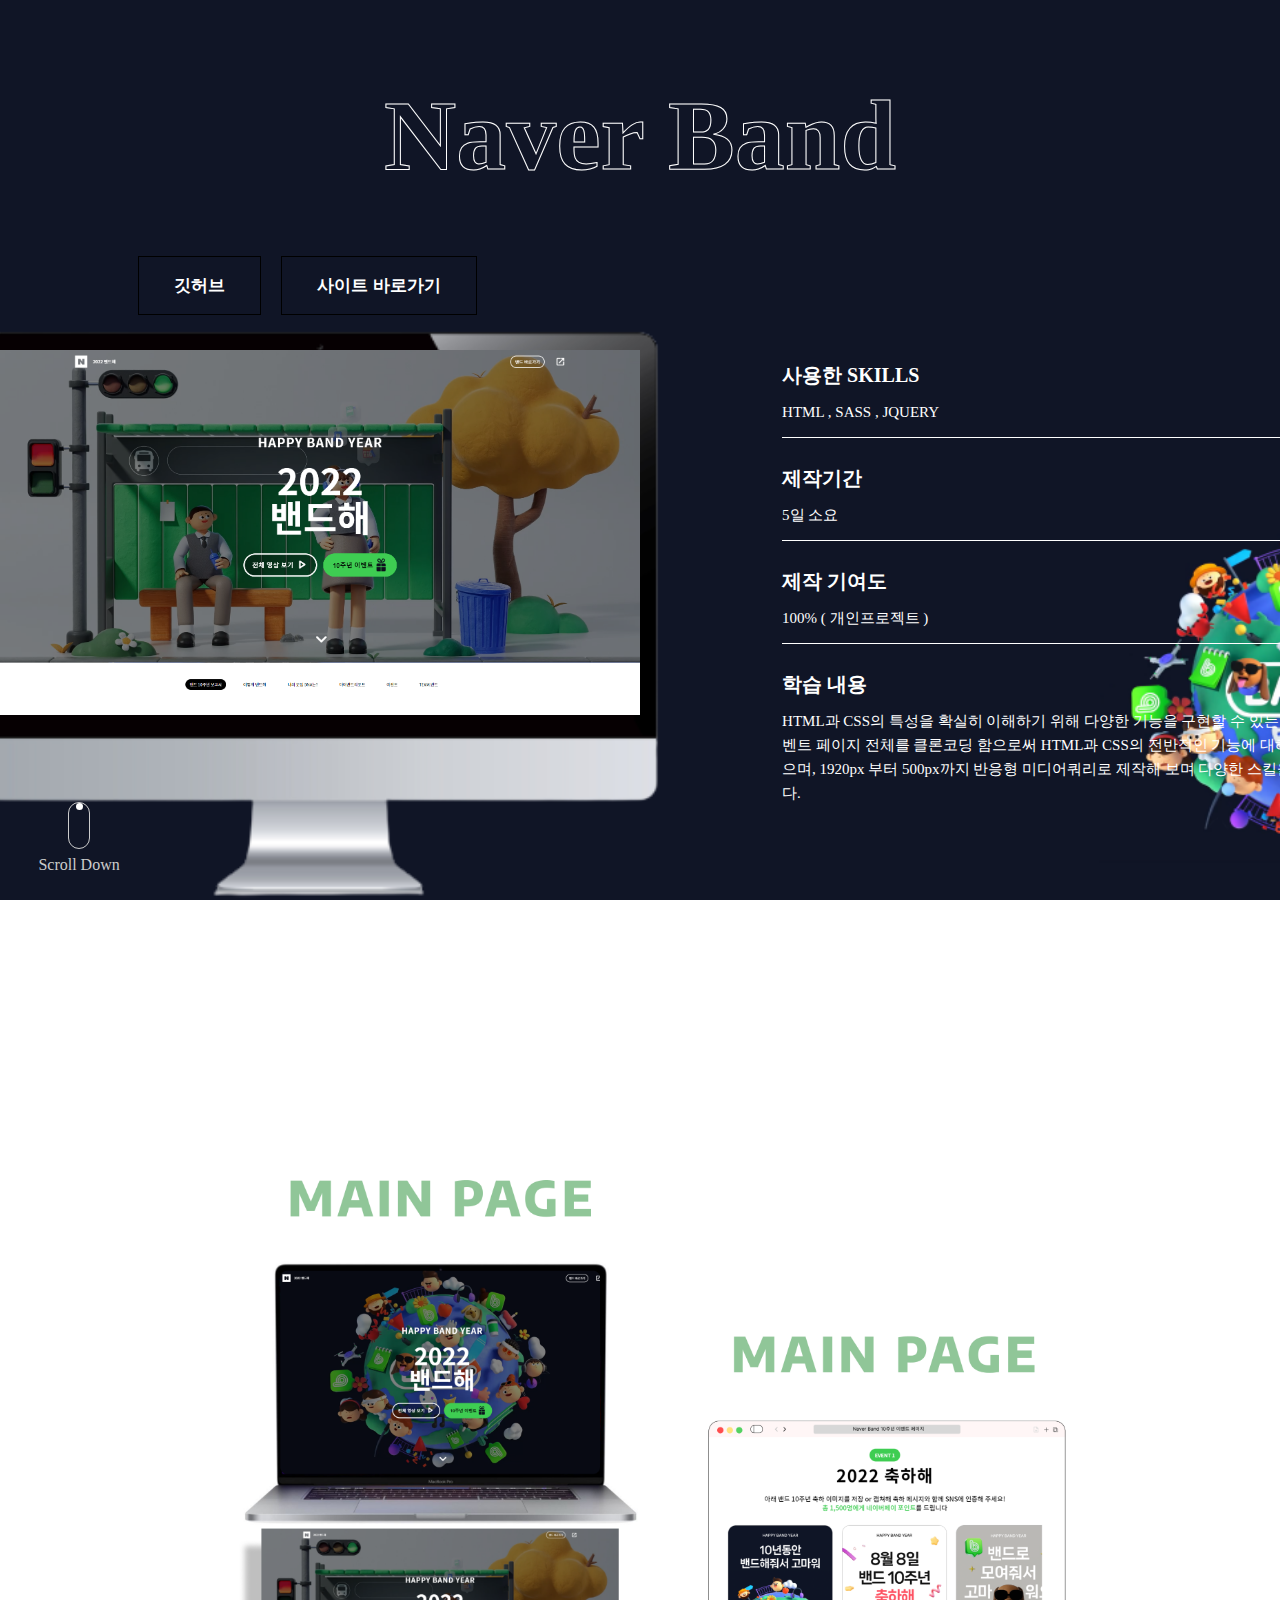
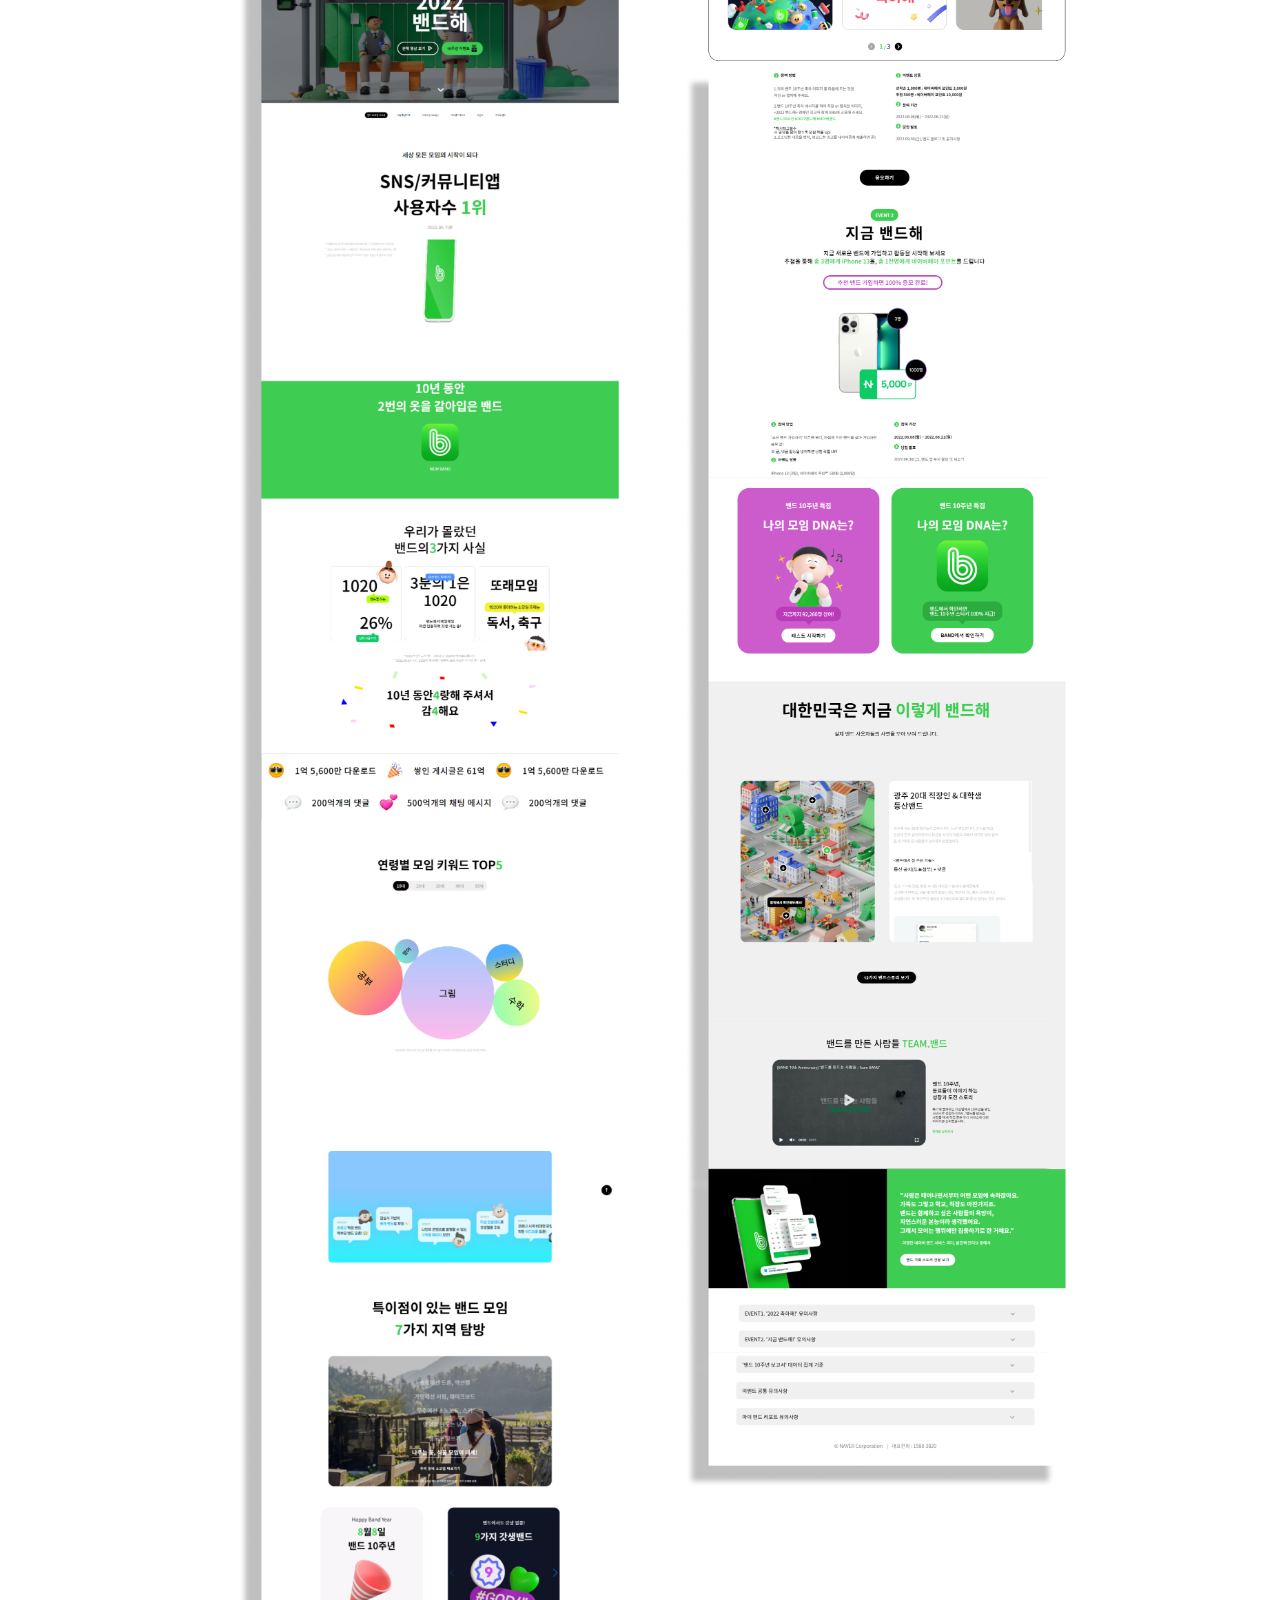
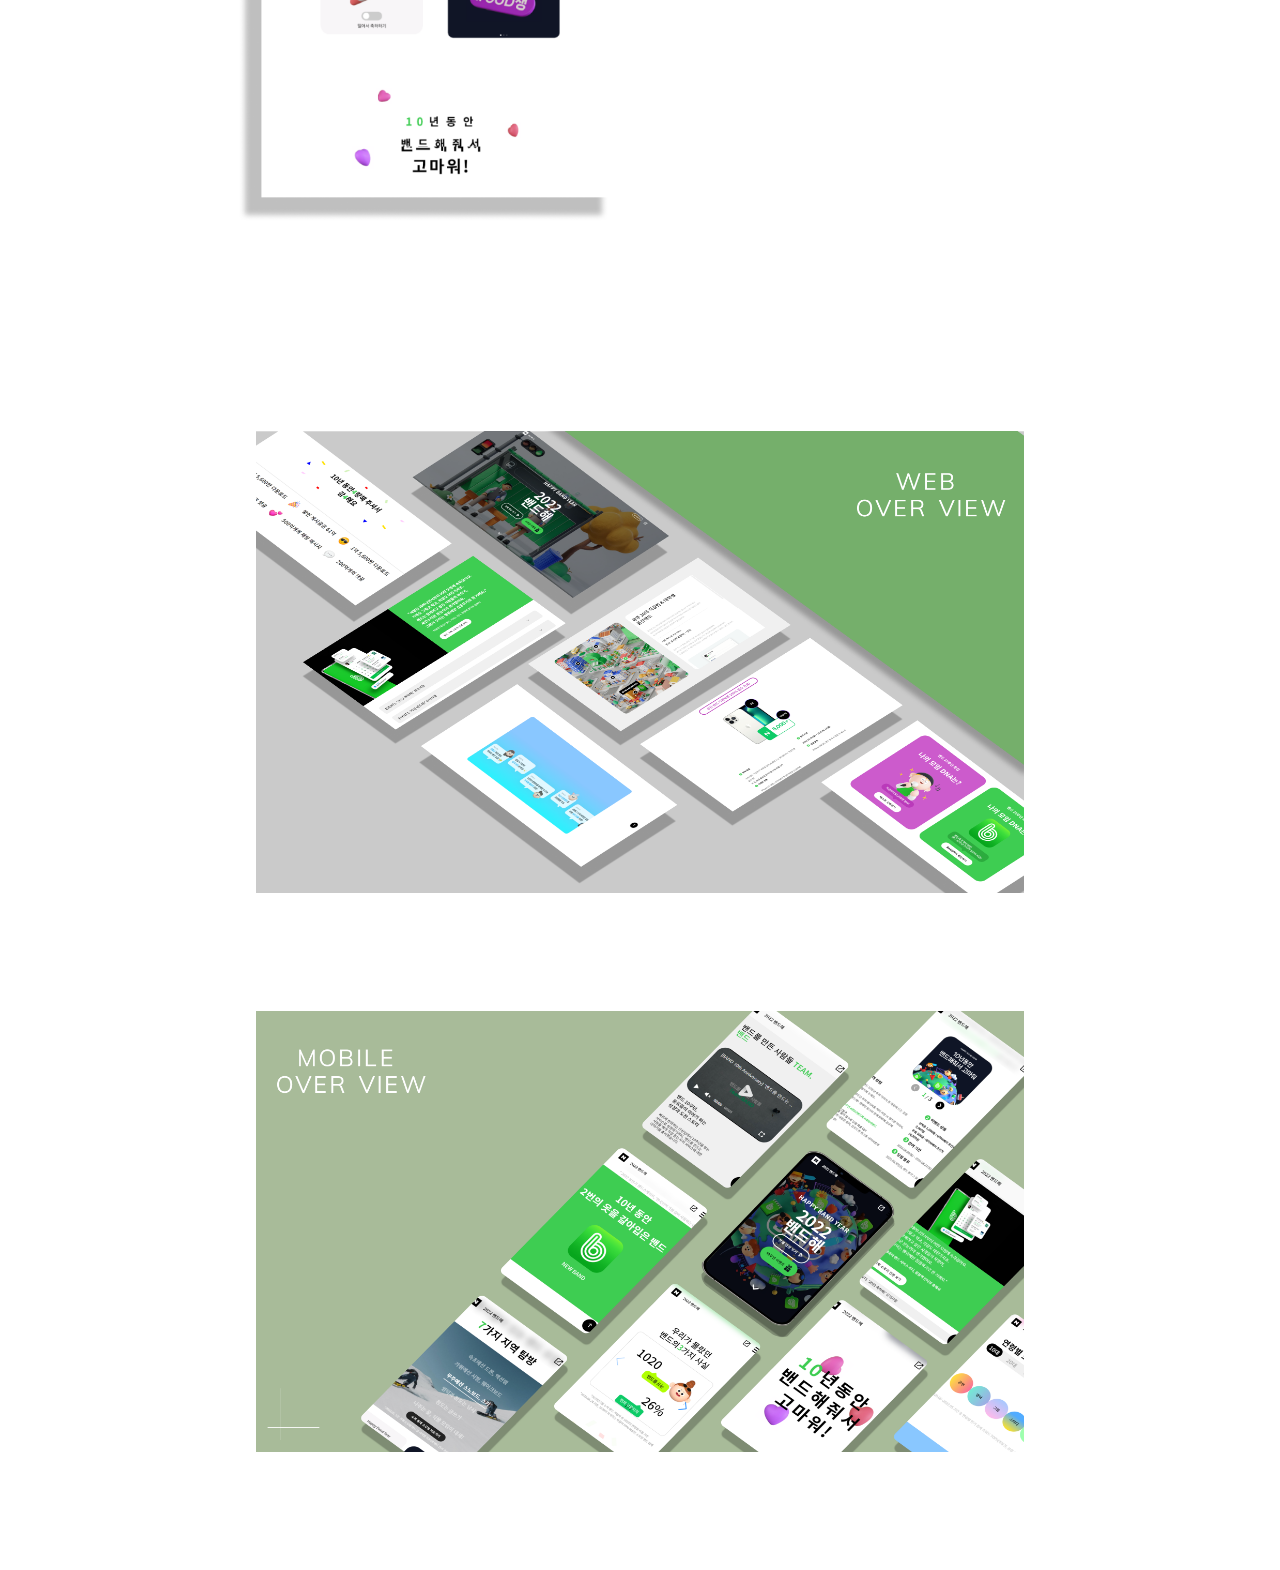
<file: naver.html>
<!DOCTYPE html>
<html lang="en">
  <head>
    <meta charset="UTF-8" />
    <meta http-equiv="X-UA-Compatible" content="IE=edge" />
    <meta name="viewport" content="width=device-width, initial-scale=1.0" />
    <title>Naver Band</title>
  </head>
  <link rel="stylesheet" href="./css/common.css" />
  <link rel="stylesheet" href="./css/reset.css" />
  <link rel="stylesheet" href="./css/layout.css" />
  <script src="./js/jquery-3.6.0.min.js"></script>
  <body>
    <div class="projectInner projectInner03">
      <div class="innerproject">
        <ul class="swiper-wrapper">
          <li class="swiper-slide">
            <div class="detail01">
              <div class="detailTitle">
                <h1>Naver Band</h1>
              </div>
              <div class="detailScroll">
                <p>
                  <span></span>
                </p>
                <h1>Scroll Down</h1>
              </div>
              <div class="detail01_contents">
                <div class="detail01_left">
                  <span>
                    <a href="https://github.com/olmizl/naverBand" target="_blank"> <h3>깃허브</h3> </a>
                    <a href="https://stunning-cuchufli-b6de93.netlify.app/html/" target="_blank"><h3>사이트 바로가기</h3></a>
                  </span>
                  <div class="screen">
                    <div class="viewport"></div>
                  </div>
                </div>
                <div class="detail01_right">
                  <div class="inner">
                    <ul class="detail">
                      <li>
                        <p>사용한 SKILLS</p>
                        <span>HTML , SASS , JQUERY </span>
                      </li>
                      <li>
                        <p>제작기간</p>
                        <span>5일 소요</span>
                      </li>

                      <li>
                        <p>제작 기여도</p>
                        <span>100% ( 개인프로젝트 ) </span>
                      </li>
                      <li>
                        <p>학습 내용</p>
                        <span>
                          HTML과 CSS의 특성을 확실히 이해하기 위해 다양한 기능을 구현할 수 있는 Naver Band 10주년 이벤트 페이지 전체를 클론코딩 함으로써 HTML과 CSS의 전반적인 기능에 대해 확실한 배움을
                          얻었으며, 1920px 부터 500px까지 반응형 미디어쿼리로 제작해 보며 다양한 스킬을 함유하게 되었습니다.</span
                        >
                      </li>
                    </ul>
                  </div>
                </div>
              </div>
            </div>
          </li>
          <li class="swiper-slide">
            <div class="frameMain">
              <img src="./images/naver/frame01.png" alt="메인페이지" />
            </div>
            <div class="frame">
              <img src="./images/naver/frame03.png" alt="웹 페이지 오버뷰" />
              <img src="./images/naver/frame02.png" alt="모바일 반응형 오버뷰" />
            </div>
          </li>
        </ul>
      </div>
    </div>
  </body>
</html>
</file>
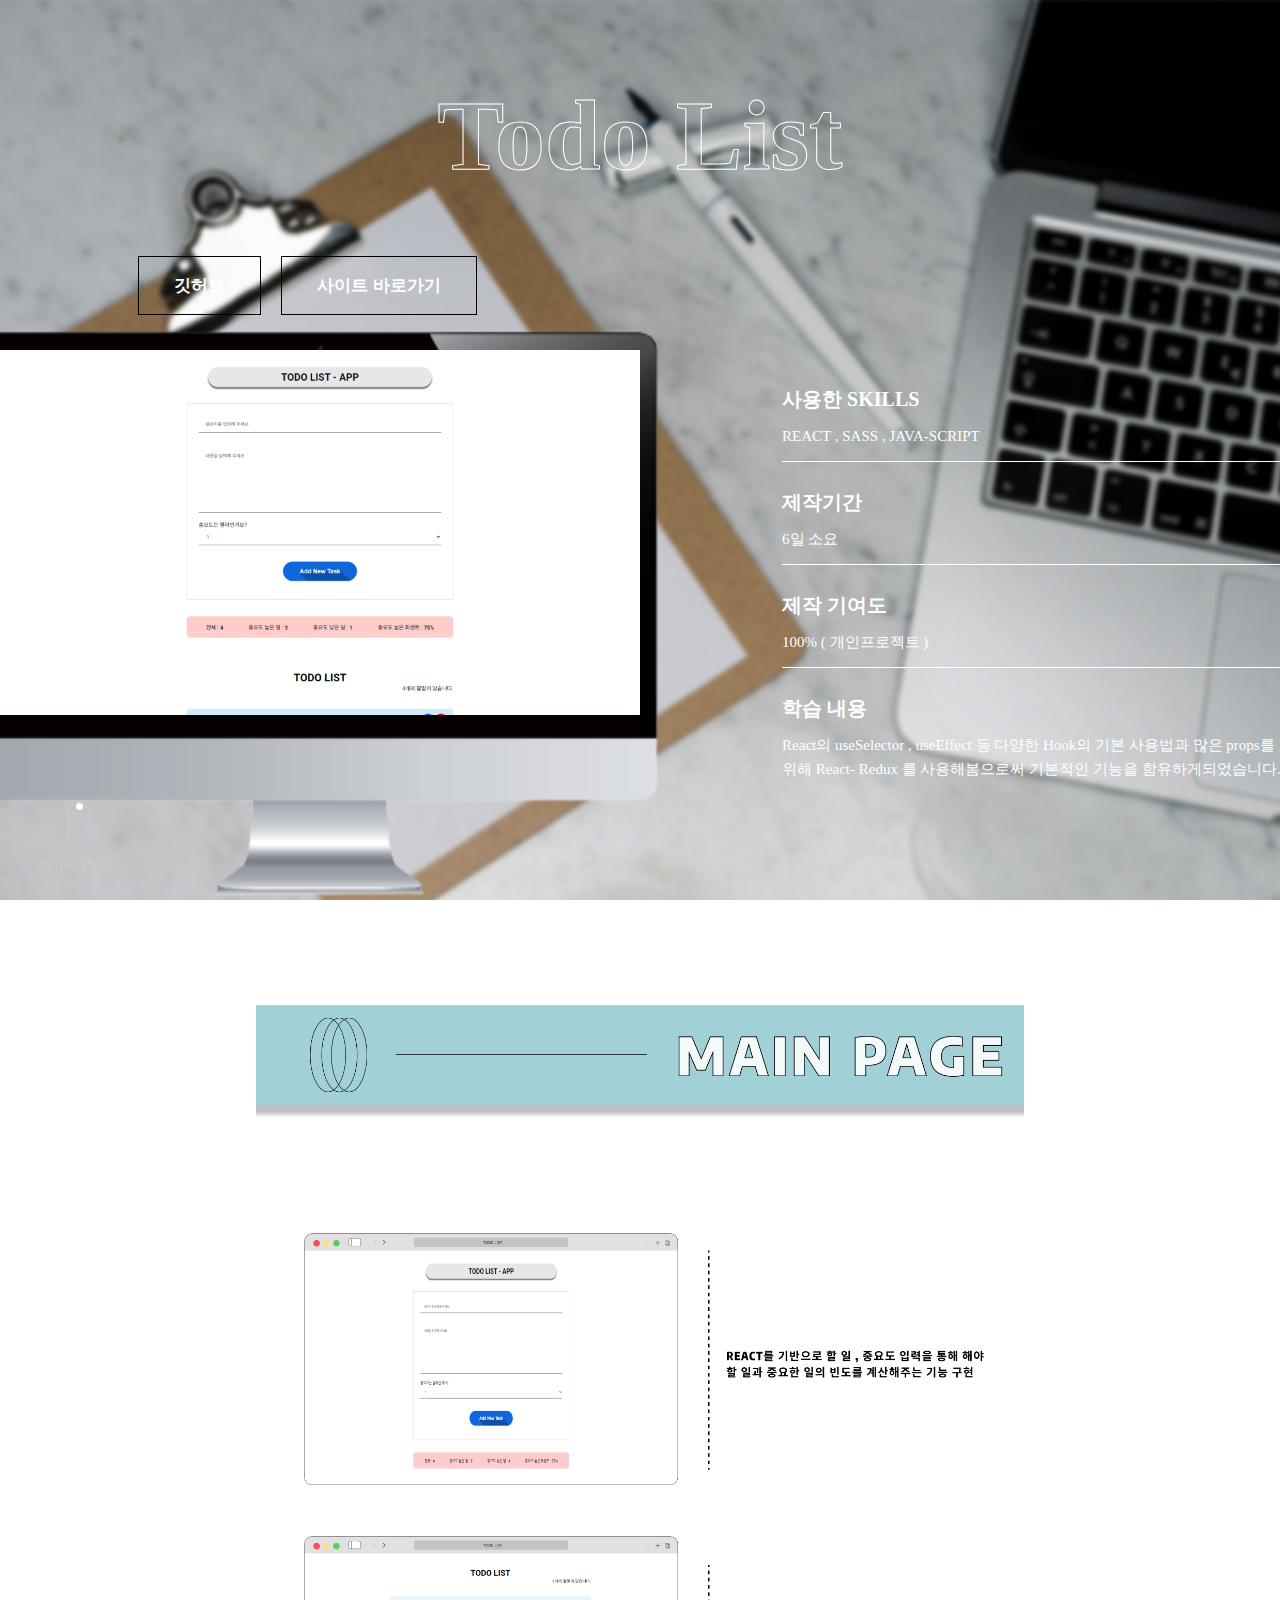
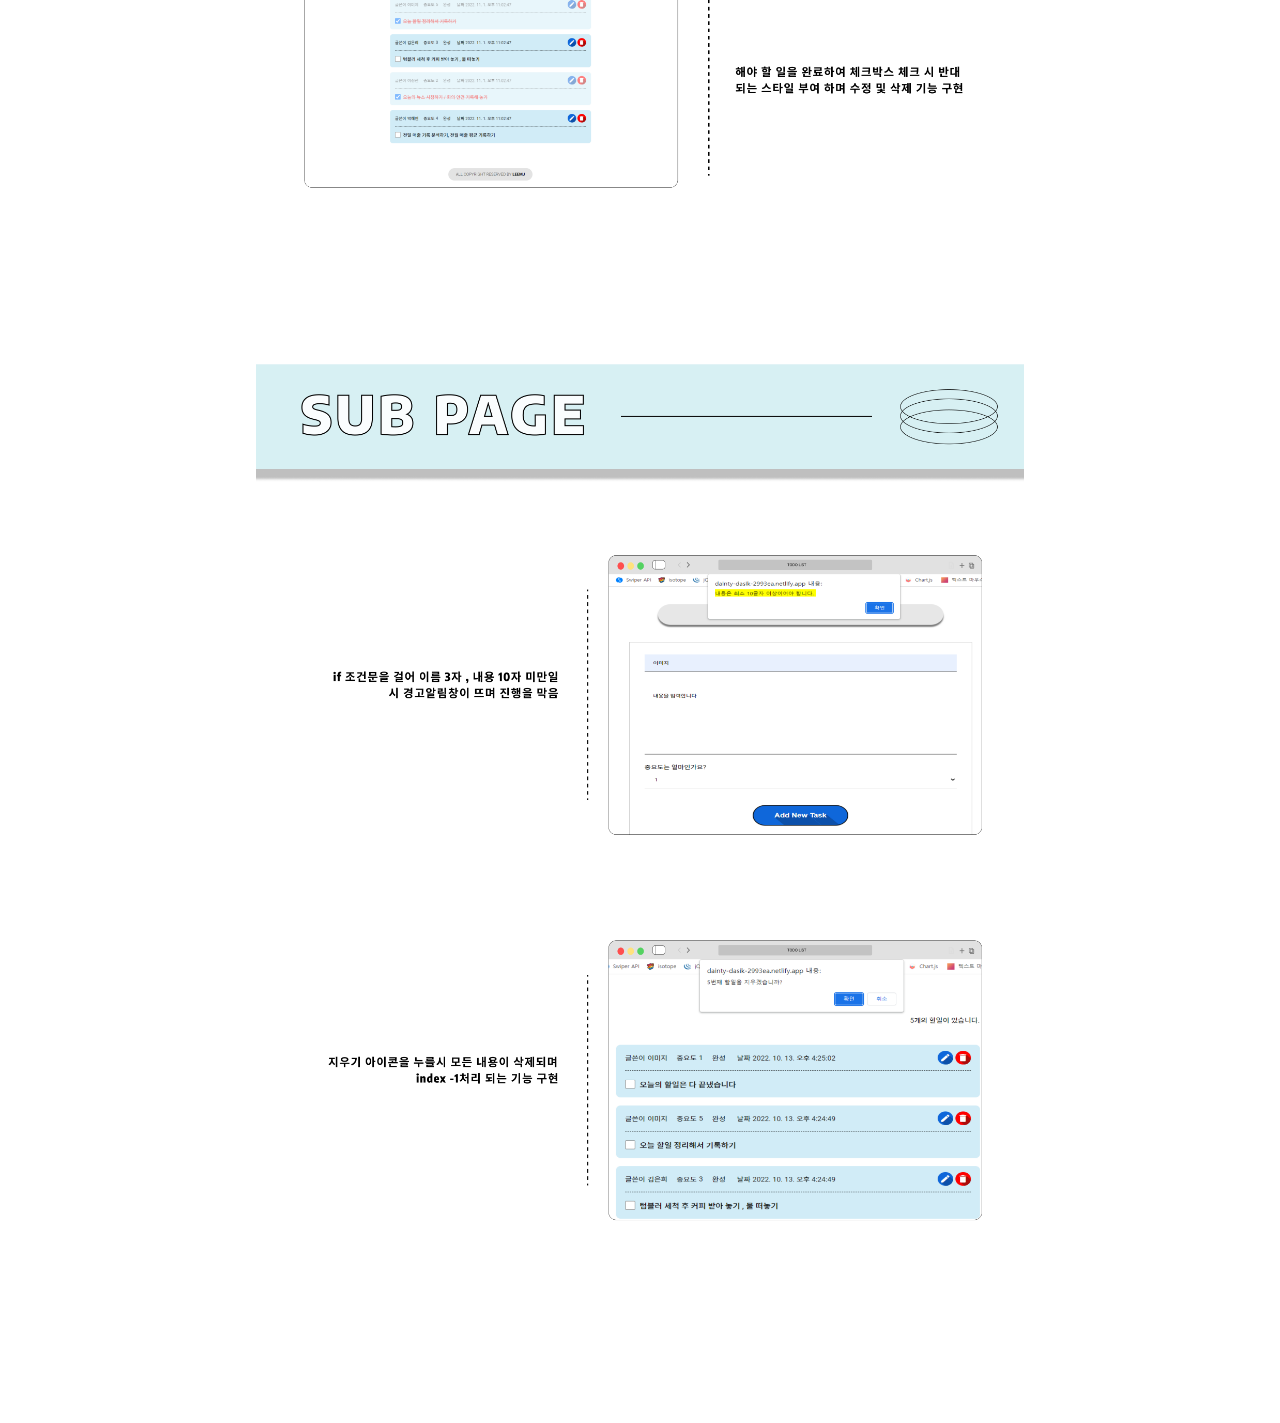
<file: todoList.html>
<!DOCTYPE html>
<html lang="en">
  <head>
    <meta charset="UTF-8" />
    <meta http-equiv="X-UA-Compatible" content="IE=edge" />
    <meta name="viewport" content="width=device-width, initial-scale=1.0" />
    <title>Todo List</title>
  </head>
  <link rel="stylesheet" href="./css/common.css" />
  <link rel="stylesheet" href="./css/reset.css" />
  <link rel="stylesheet" href="./css/layout.css" />
  <script src="./js/jquery-3.6.0.min.js"></script>
  <body>
    <div class="projectInner projectInner04">
      <div class="innerproject">
        <ul class="swiper-wrapper">
          <li class="swiper-slide">
            <div class="detail01">
              <div class="detailTitle">
                <h1>Todo List</h1>
              </div>
              <div class="detailScroll">
                <p>
                  <span></span>
                </p>
                <h1>Scroll Down</h1>
              </div>
              <div class="detail01_contents">
                <div class="detail01_left">
                  <span>
                    <a href="https://github.com/olmizl/todoList" target="_blank"> <h3>깃허브</h3> </a>
                    <a href="https://dainty-dasik-2993ea.netlify.app/" target="_blank"><h3>사이트 바로가기</h3></a>
                  </span>
                  <div class="screen">
                    <div class="viewport"></div>
                  </div>
                </div>
                <div class="detail01_right">
                  <div class="inner">
                    <ul class="detail">
                      <li>
                        <p>사용한 SKILLS</p>
                        <span>REACT , SASS , JAVA-SCRIPT </span>
                      </li>
                      <li>
                        <p>제작기간</p>
                        <span>6일 소요</span>
                      </li>

                      <li>
                        <p>제작 기여도</p>
                        <span>100% ( 개인프로젝트 ) </span>
                      </li>
                      <li>
                        <p>학습 내용</p>
                        <span>
                          React의 useSelector , useEffect 등 다양한 Hook의 기본 사용법과 많은 props를 효율적으로 전달받기 위해 React- Redux 를 사용해봄으로써 기본적인 기능을 함유하게되었습니다.
                        </span>
                      </li>
                    </ul>
                  </div>
                </div>
              </div>
            </div>
          </li>

          <li class="swiper-slide">
            <div class="frame">
              <img src="./images/react/todo.png" alt="투두리스트 기능및 전체페이지" />
            </div>
          </li>
        </ul>
      </div>
    </div>
  </body>
</html>
</file>
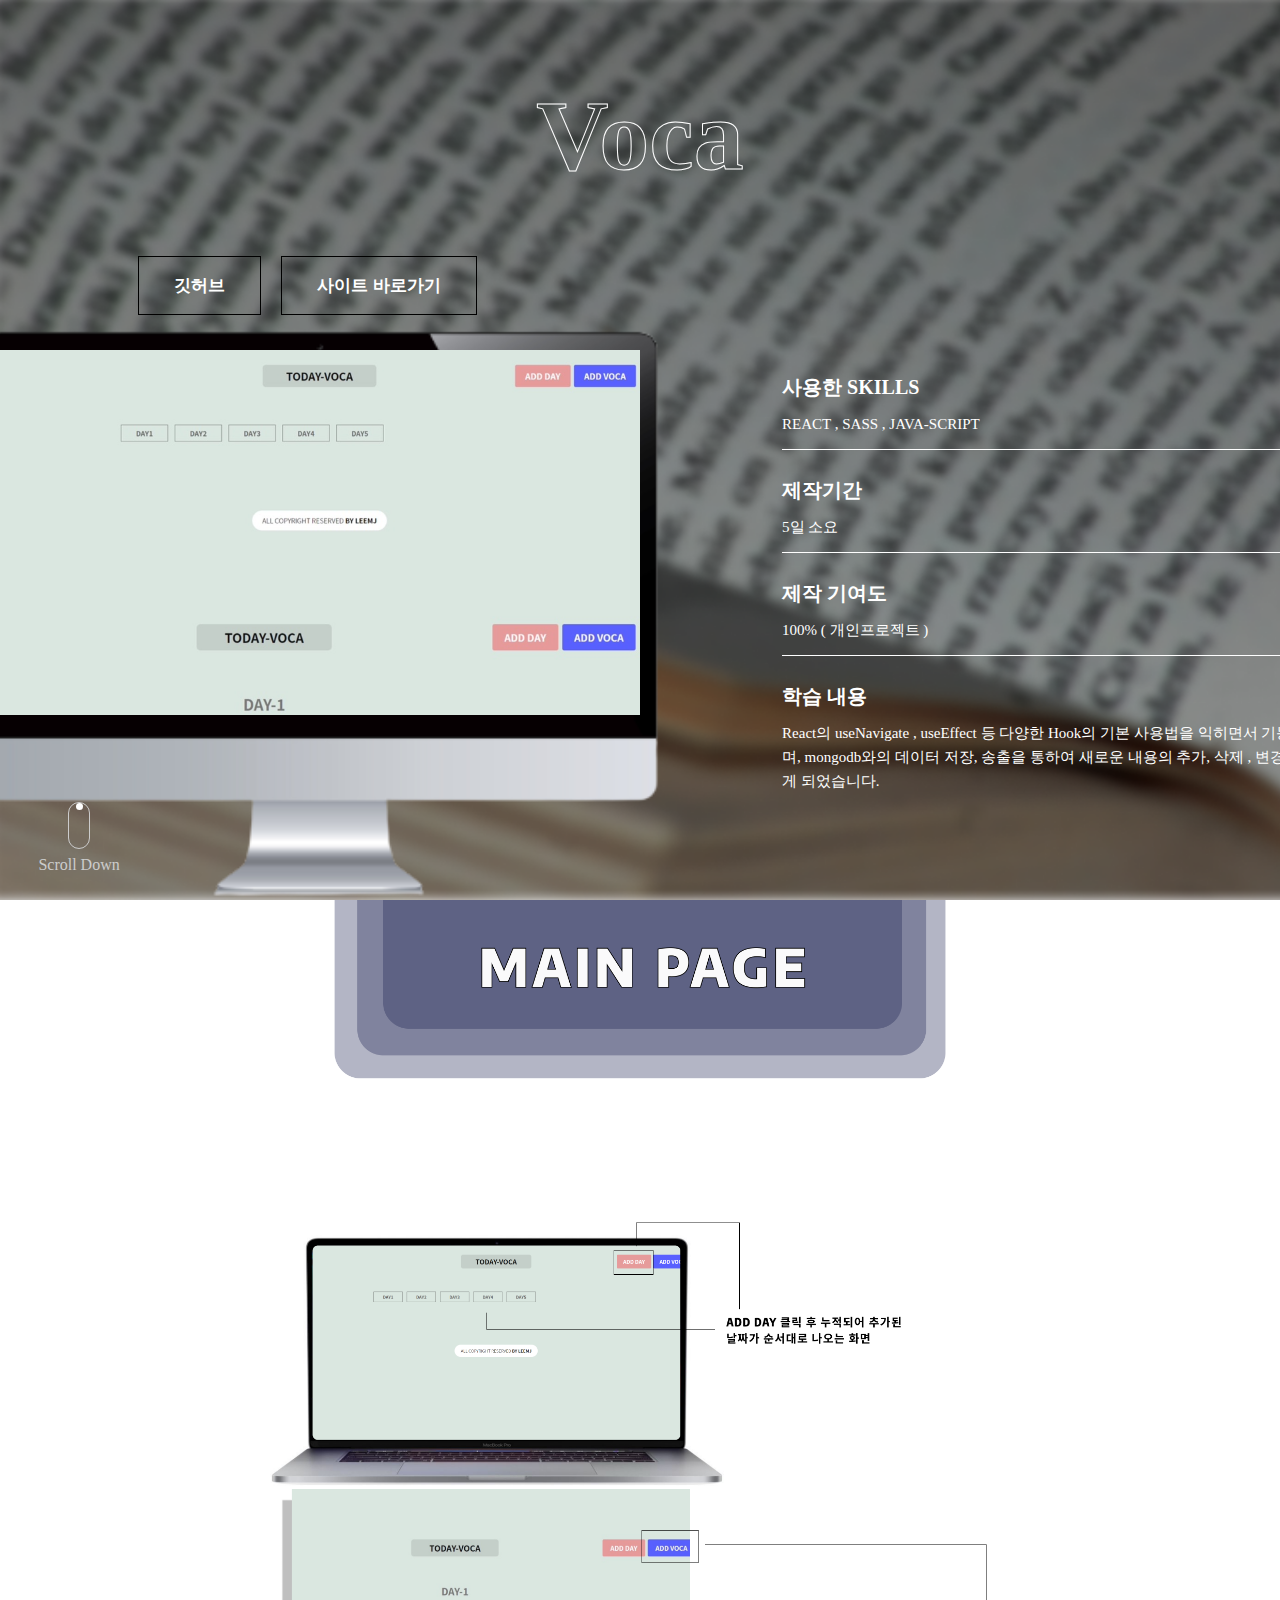
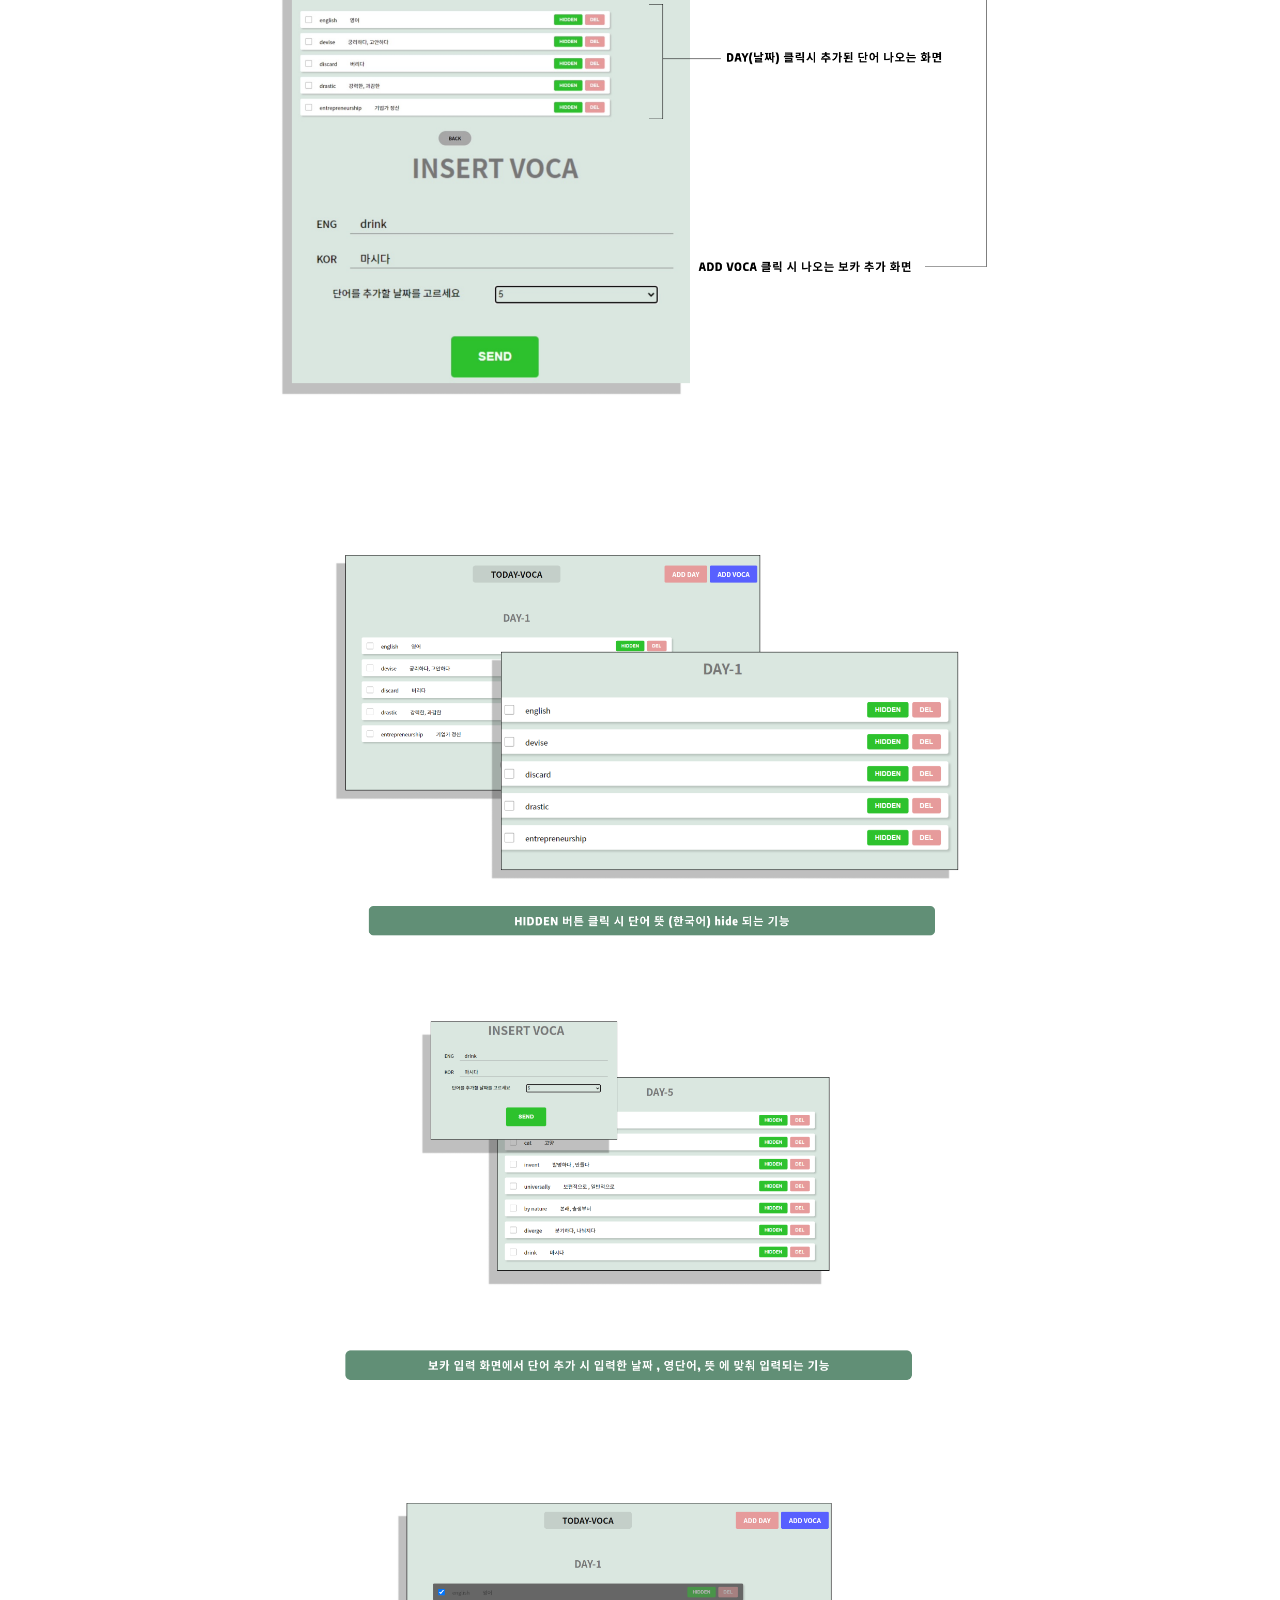
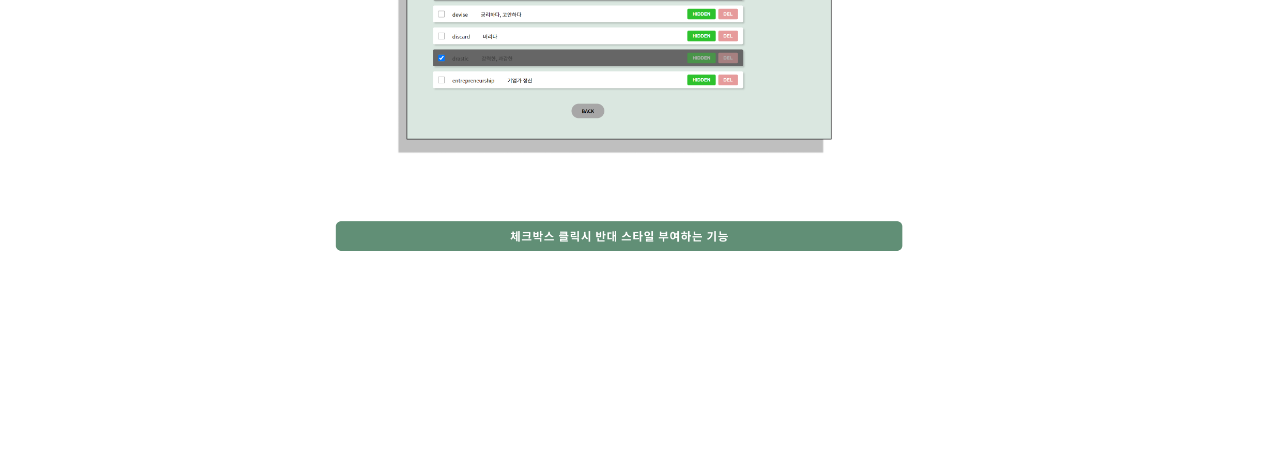
<file: voca.html>
<!DOCTYPE html>
<html lang="en">
  <head>
    <meta charset="UTF-8" />
    <meta http-equiv="X-UA-Compatible" content="IE=edge" />
    <meta name="viewport" content="width=device-width, initial-scale=1.0" />
    <title>Voca App</title>
  </head>
  <link rel="stylesheet" href="./css/common.css" />
  <link rel="stylesheet" href="./css/reset.css" />
  <link rel="stylesheet" href="./css/layout.css" />
  <script src="./js/jquery-3.6.0.min.js"></script>
  <body>
    <div class="projectInner projectInner05">
      <div class="innerproject">
        <ul class="swiper-wrapper">
          <li class="swiper-slide">
            <div class="detail01">
              <div class="detailTitle">
                <h1>Voca</h1>
              </div>
              <div class="detailScroll">
                <p>
                  <span></span>
                </p>
                <h1>Scroll Down</h1>
              </div>
              <div class="detail01_contents">
                <div class="detail01_left">
                  <span>
                    <a href="https://github.com/olmizl/voca-app-react" target="_blank"> <h3>깃허브</h3> </a>
                    <a href="https://illustrious-crumble-0ddb52.netlify.app/" target="_blank"><h3>사이트 바로가기</h3></a>
                  </span>
                  <div class="screen">
                    <div class="viewport"></div>
                  </div>
                </div>
                <div class="detail01_right">
                  <div class="inner">
                    <ul class="detail">
                      <li>
                        <p>사용한 SKILLS</p>
                        <span>REACT , SASS , JAVA-SCRIPT </span>
                      </li>
                      <li>
                        <p>제작기간</p>
                        <span>5일 소요</span>
                      </li>

                      <li>
                        <p>제작 기여도</p>
                        <span>100% ( 개인프로젝트 ) </span>
                      </li>
                      <li>
                        <p>학습 내용</p>
                        <span>
                          React의 useNavigate , useEffect 등 다양한 Hook의 기본 사용법을 익히면서 기능을 함유하게되었으며, mongodb와의 데이터 저장, 송출을 통하여 새로운 내용의 추가, 삭제 , 변경등의
                          기능을 구현하게 되었습니다.
                        </span>
                      </li>
                    </ul>
                  </div>
                </div>
              </div>
            </div>
          </li>
          <li class="swiper-slide">
            <div class="frame">
              <img src="./images/react/voca.png" alt="보카 앱 기능 및 전체페이지" />
            </div>
          </li>
        </ul>
      </div>
    </div>
  </body>
</html>
</file>
<file: css/common.css>
.blind {
  display: none;
}
</file>
<file: css/layout.css>
@charset "UTF-8";
body {
  font-family: "Black Han Sans", "IBM Plex Sans KR", sans-serif;
  font-size: 16px;
  color: #325fb4;
}

a {
  color: inherit;
  text-decoration: none;
}

.contents {
  width: 1400px;
  margin: 0 auto;
}

#main {
  height: 100vh;
  width: 100vw;
  position: relative;
}
#main .title {
  height: 100%;
  font-size: 190px;
  display: flex;
  flex-direction: column;
  align-items: center;
  justify-content: center;
  letter-spacing: 15px;
  position: relative;
}
#main .title .leemiji {
  -webkit-text-stroke: 4px #325fb4;
  color: transparent;
  width: 850px;
  height: 180px;
  overflow: hidden;
}
#main .title .leemiji.txtGo h1 {
  transform: translateY(-50%);
}
#main .title .leemiji h1 {
  transition: all 0.4s ease-in-out;
  text-align: center;
}
#main .title .leemiji h1 strong {
  color: #ffffaf;
}
#main .title .nation {
  display: flex;
  justify-content: center;
  height: 245px;
}
#main .title .nation.liMargin li {
  transition: all 0.4s ease-in-out;
}
#main .title .nation.liMargin li:nth-child(1) {
  margin-top: 4%;
}
#main .title .nation.liMargin li:nth-child(2) {
  margin-top: 3%;
}
#main .title .nation.liMargin li:nth-child(3) {
  margin-top: 2%;
}
#main .title .nation.liMargin li:nth-child(4) {
  margin-top: 1%;
}
#main .title .nation li {
  transition: all 0.4s ease-in-out;
  position: absolute;
}
#main .title .nation li:nth-child(1) {
  -webkit-text-stroke: 3px rgba(50, 95, 180, 0.1);
  color: transparent;
}
#main .title .nation li:nth-child(2) {
  -webkit-text-stroke: 3px rgba(50, 95, 180, 0.3);
  color: transparent;
}
#main .title .nation li:nth-child(3) {
  -webkit-text-stroke: 3px rgba(50, 95, 180, 0.5);
  color: transparent;
}
#main .title .nation li:nth-child(4) {
  -webkit-text-stroke: 3px rgba(50, 95, 180, 0.8);
  color: transparent;
}
#main .title .nation li:nth-child(5) {
  color: #325fb4;
  margin-top: 0%;
}
#main .gnb {
  z-index: 100;
  position: fixed;
  top: 50%;
  transform: translateY(-50%);
  right: 13px;
  border: 1px solid;
  padding: 55px 10px;
  border-top-left-radius: 75px;
  border-bottom-left-radius: 75px;
}
#main .gnb ul {
  display: flex;
  flex-direction: column;
  align-items: flex-end;
  justify-content: center;
}
#main .gnb ul li {
  font-family: "IBM Plex Sans KR" !important;
  font-weight: 400;
  letter-spacing: 1.5px;
  margin-bottom: 27%;
  font-size: 14px;
}
#main .scrollDown {
  position: absolute;
  width: 30px;
  height: 60px;
  border-radius: 50px;
  border: 2px solid #325fb4;
  bottom: 71px;
  left: 50%;
}
#main .scrollDown p {
  position: absolute;
  bottom: -38px;
  text-align: center;
  font-size: 10px;
  left: -15px;
  line-height: 1.3;
  letter-spacing: 4px;
  font-family: "IBM Plex Sans KR" !important;
}
#main .scrollDown:after {
  content: "";
  position: absolute;
  width: 10px;
  height: 9px;
  border-radius: 100%;
  background-color: #325fb4;
  left: 10px;
  top: 10px;
  animation: scroll 2s infinite;
}

#section01 {
  height: 100vh;
  position: relative;
}
#section01 .intro {
  padding-top: 3%;
  margin-top: 10%;
}
#section01 .intro #target {
  font-size: 84px;
  letter-spacing: 26px;
  line-height: 1.3;
  -webkit-text-stroke: 3px #325fb4;
  color: transparent;
}
#section01 .intro .blink {
  animation: blink 1s infinite;
  font-size: 80px;
  font-family: "IBM Plex Sans KR" !important;
  color: #dedede;
  font-weight: 100;
}
#section01 .introText02 {
  font-size: 87px;
  transition: all 0.5s ease-in-out;
  letter-spacing: 2px;
  line-height: 1.3;
}
#section01 .introText02 strong {
  transition: all 0.5s ease-in-out;
}
#section01 .introText02 strong:not(.name) {
  opacity: 0.2;
}
#section01 .introText02 strong:not(.name).targetOpacity {
  opacity: 1;
}
#section01 .introText02 .name {
  transition: all 0.5s ease-in-out;
  -webkit-text-stroke: 2px #325fb4;
  color: transparent;
}
#section01 .introText02 .name.yellow {
  -webkit-text-stroke: 2px #325fb4;
  color: #ffffaf;
}
#section01 .titleImg {
  width: 400px;
  height: 550px;
  margin-left: 58%;
  position: relative;
}
#section01 .titleImg .image {
  position: absolute;
  right: 9%;
  width: 385px;
  height: auto;
  bottom: 0%;
  z-index: -1;
  border-top-left-radius: 180px;
  border-top-right-radius: 180px;
  transition: all 0.3s ease-in-out;
}
#section01 .titleImg .image.moveUp {
  right: 16%;
  bottom: 6%;
}
#section01 .titleImg .imageLine {
  border-top-left-radius: 165px;
  border-top-right-radius: 165px;
  width: 356px;
  position: absolute;
  height: 546px;
  border: 3px solid #325fb4;
  z-index: -2;
}
#section01 .titleDesc {
  position: absolute;
  line-height: 2;
  top: 46%;
}
#section01 .titleDesc p {
  font-size: 24px;
  font-weight: 400;
  color: #000;
  font-family: "Noto Sans" !important;
}
#section01 .titleDesc p:nth-child(1) {
  position: relative;
}
#section01 .titleDesc p:nth-child(1):before {
  content: "";
  position: absolute;
  width: 280px;
  height: 280px;
  border-radius: 100%;
  background-color: #bfcee9;
  opacity: 0.4;
  top: -124%;
  left: 47%;
  z-index: -1;
}
#section01 .titleDesc p:nth-child(2) {
  position: relative;
}
#section01 .titleDesc p:nth-child(2):before {
  z-index: -2;
  content: "";
  position: absolute;
  width: 277px;
  height: 279px;
  border-radius: 100%;
  border: 2px solid red;
  opacity: 0.4;
  top: -230%;
  left: 47%;
  transition: all 0.3s ease-in-out;
}
#section01 .titleDesc p:nth-child(2).circle:before {
  top: -260%;
  left: 55%;
}
#section01 .titleDesc p strong {
  font-weight: 700;
}

.secTitle {
  display: flex;
  flex-direction: column;
  justify-content: center;
  position: relative;
}
.secTitle:before {
  content: "";
  position: absolute;
  width: 2px;
  height: 100%;
  background-color: #325fb4;
  left: -3%;
}
.secTitle h1 {
  font-size: 50px;
  font-weight: 400;
  letter-spacing: 3px;
}
.secTitle span {
  font-size: 25px;
  margin-top: 7px;
  font-family: "IBM Plex Sans KR" !important;
  letter-spacing: 4px;
}

#section02 {
  height: 100%;
  position: relative;
  padding: 10% 0 15% 0;
}
#section02 .listTitle {
  letter-spacing: 4px;
  margin-top: 6%;
  text-align: center;
  font-size: 37px;
  transition: all 0.25s ease-in-out;
  text-transform: uppercase;
}
#section02 .aboutMe {
  margin-top: 5%;
  height: 620px;
  display: flex;
  justify-content: space-around;
}
#section02 .aboutMe .experience {
  width: 35%;
  position: relative;
  word-break: keep-all;
}
#section02 .aboutMe .experience .listTitle {
  color: #0b388b;
}
#section02 .aboutMe .experience .inner {
  display: flex;
  justify-content: space-between;
  margin-top: 16%;
}
#section02 .aboutMe .experience .inner .innerLeft {
  position: relative;
}
#section02 .aboutMe .experience .inner .innerLeft::before {
  content: "";
  position: absolute;
  background-color: #325fb4;
  width: 1px;
  height: 76%;
  right: -65px;
  top: 9px;
}
#section02 .aboutMe .experience .inner .innerLeft .strengthList > li {
  position: relative;
}
#section02 .aboutMe .experience .inner .innerLeft .strengthList > li:after {
  content: "";
  position: absolute;
  background-color: #76bcff;
  width: 11px;
  height: 11px;
  border-radius: 100%;
  right: -70px;
  top: 7px;
}
#section02 .aboutMe .experience .inner .innerLeft .strengthList > li span {
  color: #fff;
  background-color: #185884;
  padding: 6px 18px;
  border-radius: 23px;
}
#section02 .aboutMe .experience .inner .innerRight .strengthList {
  width: 270px;
}
#section02 .aboutMe .experience .inner .strengthList > li {
  font-family: "IBM Plex Sans KR" !important;
  font-size: 17px;
  height: 100px;
}
#section02 .aboutMe .experience .inner .strengthList > li span {
  color: #000;
  word-break: keep-all;
  line-height: 1.5;
}
#section02 .aboutMe .experience .inner .strengthList > li span strong {
  font-size: 18px;
}
#section02 .aboutMe .aboutList {
  display: flex;
  flex-direction: column;
  justify-content: space-between;
  width: 34%;
}
#section02 .aboutMe .aboutList > li {
  position: relative;
  word-break: keep-all;
}
#section02 .aboutMe .aboutList > li .inner {
  display: flex;
  justify-content: center;
  margin-top: 16%;
}
#section02 .aboutMe .aboutList > li .inner .innerRight .strengthList {
  width: 270px;
  margin-left: 25%;
}
#section02 .aboutMe .aboutList > li .inner .strengthList > li {
  font-family: "IBM Plex Sans KR" !important;
  font-size: 17px;
  height: 50px;
}
#section02 .aboutMe .aboutList > li .inner .strengthList > li span {
  color: #000;
  word-break: keep-all;
  line-height: 1.5;
}
#section02 .aboutMe .aboutList > li .inner .strengthList > li span strong {
  font-size: 18px;
}
#section02 .aboutMe .aboutList > li:nth-child(1) .listTitle {
  color: #4688b6;
}
#section02 .aboutMe .aboutList > li:nth-child(2) {
  position: relative;
}
#section02 .aboutMe .aboutList > li:nth-child(2) .listTitle {
  color: #69a5ed;
}
#section02 .aboutMe .aboutList > li:nth-child(2):before {
  position: absolute;
  content: "";
  background-color: #4e7b9b;
  top: -4%;
  left: 0;
  width: 100%;
  height: 1px;
}
#section02 .profileImg {
  width: 90vw;
  margin-top: 8%;
  display: flex;
  justify-content: center;
}
#section02 .profileImg .bubble {
  position: absolute;
  z-index: -1;
}
#section02 .profileImg .bubble p:nth-child(1) {
  width: 345px;
  height: 158px;
  border-radius: 100%;
  background-color: #6ec9b6;
  transform: rotate(-9deg);
  position: absolute;
  top: -138px;
  left: -155px;
  opacity: 0.7;
}
#section02 .profileImg .bubble p:nth-child(2) {
  width: 345px;
  height: 158px;
  border-radius: 100%;
  border: 1px solid red;
  transform: rotate(-20deg);
  position: absolute;
  top: -135px;
  opacity: 0.7;
  left: -160px;
}
#section02 .profileImg .bubble p:nth-child(3), #section02 .profileImg .bubble p:nth-child(4) {
  position: absolute;
  width: 50px;
  height: 50px;
  background-image: url("../images/layout/star.png");
  background-size: cover;
}
#section02 .profileImg .bubble p:nth-child(3) {
  left: 86px;
  top: -174px;
}
#section02 .profileImg .bubble p:nth-child(4) {
  left: -107px;
  bottom: -54px;
}
#section02 .profileImg .innerLeft {
  height: 700px;
  flex-basis: 36%;
  font-size: 60px;
  text-align: center;
  display: flex;
  justify-content: center;
  align-items: center;
  flex-direction: column;
}
#section02 .profileImg .innerLeft h1 {
  mix-blend-mode: difference;
  font-size: 55px;
  word-break: keep-all;
  line-height: 1.2;
}
#section02 .profileImg .innerLeft h2 {
  font-family: "IBM Plex Sans KR" !important;
  font-size: 43px;
  margin-top: 11%;
  color: #444;
}
#section02 .profileImg .innerRight {
  letter-spacing: 3px;
  font-family: "IBM Plex Sans KR" !important;
  margin-left: 13%;
  display: flex;
  flex-direction: column;
  justify-content: center;
  position: relative;
}
#section02 .profileImg .innerRight:before {
  content: "";
  height: 75%;
  width: 1px;
  background-color: #325fb4;
  position: absolute;
  left: -25%;
}
#section02 .profileImg .innerRight h1 {
  font-size: 35px;
  font-weight: 700;
}
#section02 .profileImg .innerRight h2 {
  font-size: 27px;
  margin-top: 4%;
  line-height: 1.7;
}
#section02 .profileImg .innerRight ul {
  margin-top: 6%;
}
#section02 .profileImg .innerRight ul li {
  color: #888;
  font-size: 20px;
  margin-bottom: 7%;
  font-weight: 500;
  position: relative;
}
#section02 .profileImg .innerRight ul li:before {
  position: absolute;
  content: "✅";
  left: -47px;
  top: 20%;
}
#section02 .profileImg .innerRight ul li strong {
  color: #325fb4;
  font-size: 25px;
  font-weight: 700;
}
#section02 .aboutImg {
  display: flex;
  justify-content: center;
  margin-top: 15%;
  margin-bottom: 15%;
}
#section02 .aboutImg .fixed {
  width: 1200px;
  height: 700px;
}
#section02 .aboutImg .fixed video {
  height: 100%;
  width: 100%;
}

#section03 {
  height: 100vh;
}
#section03 .sec03_inner {
  display: flex;
  justify-content: center;
  margin-top: 3%;
}
#section03 .sec03_inner .sec03_Bg video {
  width: 78vw;
  object-fit: cover;
  height: 615px;
  border-radius: 130px;
}
#section03 .sec03_inner .sec03_BgTxt {
  position: absolute;
  width: 720px;
  height: 650px;
  display: flex;
  flex-direction: column;
  align-items: center;
  display: flex;
  justify-content: center;
}
#section03 .sec03_inner .sec03_BgTxt span {
  display: flex;
  justify-content: space-between;
  background: transparent;
  width: 600px;
  height: 56px;
  margin-bottom: 3%;
  font-size: 55px;
  transition: all 0.35s ease-in-out;
  -webkit-text-stroke: 0.6px #fff;
}
#section03 .sec03_inner .sec03_BgTxt span p {
  transition: all 0.35s ease-in-out;
}
#section03 .sec03_inner .sec03_BgTxt span:nth-child(1) {
  color: #131b26;
}
#section03 .sec03_inner .sec03_BgTxt span:nth-child(2) {
  color: #143457;
}
#section03 .sec03_inner .sec03_BgTxt span:nth-child(3) {
  color: #284b79;
}
#section03 .sec03_inner .sec03_BgTxt span:nth-child(4) {
  color: #34437e;
}
#section03 .sec03_inner .sec03_BgTxt span:nth-child(5) {
  color: #4c6294;
}
#section03 .sec03_inner .sec03_BgTxt span:nth-child(6) {
  color: #889edb;
}
#section03 .sec03_inner .sec03_BgTxt span:nth-child(7) {
  color: #cddaff;
}

#section04 {
  padding-bottom: 100px;
  background-color: rgba(249, 224, 224, 0.4509803922);
  display: block;
  flex-direction: column;
  align-items: center;
  justify-content: center;
  margin: 7% 0 10% 0;
  position: relative;
  height: 100%;
}
#section04 .secTitle {
  padding: 0px 250px 0px 250px;
  display: flex;
  flex-direction: column;
  justify-content: center;
  position: relative;
  width: calc(100vw - 500px);
  border-radius: 100% 100% 0 0;
  height: 250px;
}
#section04 .secTitle::before {
  height: 75px;
  left: 10%;
}
#section04 .insta {
  background-color: #fff;
  width: 900px;
  height: 100%;
  border: 1px solid #000;
  margin: 0 auto;
  font-family: "Noto Sans";
  margin-bottom: 100px;
  color: #000;
}
#section04 .insta .logo {
  padding: 40px;
  display: flex;
  justify-content: space-between;
  height: 60px;
  align-items: center;
}
#section04 .insta .logo img:nth-child(1) {
  width: 230px;
}
#section04 .insta .logo img:nth-child(2) {
  width: 160px;
  height: 50px;
}
#section04 .insta .hover {
  display: flex;
  justify-content: center;
}
#section04 .insta .hover p {
  text-align: center;
  display: flex;
  flex-direction: column;
  justify-content: center;
  align-items: center;
  margin-right: 90px;
  transition: all 0.25s ease-in-out;
  position: relative;
}
#section04 .insta .hover p:nth-child(1):hover img {
  animation: heart 1s infinite;
}
#section04 .insta .hover p:nth-child(2) {
  z-index: 0;
}
#section04 .insta .hover p:nth-child(2):hover:after, #section04 .insta .hover p:nth-child(2):hover:before {
  animation: heart 1s infinite;
}
#section04 .insta .hover p:nth-child(2):after, #section04 .insta .hover p:nth-child(2):before {
  transition: all 0.25s ease-in-out;
  opacity: 0;
  position: absolute;
  border-radius: 100%;
}
#section04 .insta .hover p:nth-child(2)::before {
  content: "💛";
  left: 0;
  top: 0;
}
#section04 .insta .hover p:nth-child(2):after {
  content: "💖";
  bottom: 18px;
  right: -3px;
}
#section04 .insta .hover p:nth-child(3):hover img {
  animation: smile 1s infinite;
}
#section04 .insta .hover p:nth-child(4) {
  z-index: 0;
}
#section04 .insta .hover p:nth-child(4):hover:after {
  opacity: 1;
}
#section04 .insta .hover p:nth-child(4):after {
  transition: all 0.25s ease-in-out;
  opacity: 0;
  content: "";
  z-index: -1;
  position: absolute;
  left: 0;
  top: 0;
  width: 100%;
  height: 80%;
  border-radius: 100%;
  z-index: -1;
  background: rgb(246, 168, 151);
  background: linear-gradient(0deg, rgb(246, 168, 151) 0%, rgb(250, 179, 163) 14%, rgb(233, 233, 162) 38%, rgb(255, 225, 163) 52%, rgb(176, 233, 181) 71%, rgb(172, 190, 233) 83%, rgb(193, 167, 218) 97%);
}
#section04 .insta .hover p img {
  width: 50px;
  height: 50px;
  object-fit: contain;
  padding: 10px;
  border: 1px solid #000;
  border-radius: 100%;
}
#section04 .insta .hover p span {
  margin-top: 5px;
  font-size: 13px;
}
#section04 .insta .hover p:last-child {
  margin-right: 0;
}
#section04 .insta .name {
  font-weight: 700;
  font-size: 25px;
  display: flex;
  justify-content: start;
  margin: 20px 0;
  align-items: center;
}
#section04 .insta .name img {
  margin: 0 15px 0 40px;
  border: 1px solid #000;
  border-radius: 100%;
  padding: 0 3px 3px 0;
}
#section04 .insta .photo {
  text-align: center;
  width: 100%;
}
#section04 .insta .bottomIcon {
  margin: 25px 20px 20px 40px;
  display: flex;
  justify-content: space-between;
}
#section04 .insta .bottomLike {
  font-weight: 700;
  margin: 10px 0 20px 40px;
  display: flex;
  align-items: center;
}
#section04 .insta .bottomLike img {
  margin-right: 20px;
  height: 40px;
}
#section04 .insta .bottomText {
  margin: 0 0 40px 40px;
}
#section04 .insta .bottomText h1 {
  font-size: 20px;
  font-weight: 700;
  margin: 0 15px 10px 0px;
}
#section04 .insta .Tab {
  align-items: center;
  padding: 13px 40px;
  border-top: 1px solid #000;
  display: flex;
  justify-content: space-between;
}
#section04 .insta .Tab img {
  height: 30px;
}
#section04 .instaBox {
  background-color: #fff;
  width: 900px;
  height: 100%;
  border: 1px solid #000;
  margin: 0 auto;
  font-family: "Noto Sans";
  margin-bottom: 200px;
  color: #000;
}
#section04 .instaBox div {
  margin: 0 40px 20px 40px;
}
#section04 .instaBox .bell {
  margin-top: 50px;
  display: flex;
  justify-content: space-between;
}
#section04 .instaBox .bell img {
  height: 30px;
}
#section04 .instaBox .bell h1 {
  font-size: 26px;
}
#section04 .instaBox .follow {
  display: flex;
  align-items: center;
  justify-content: space-between;
}
#section04 .instaBox .follow img {
  width: 120px;
}
#section04 .instaBox .follow .contents {
  width: 400px;
  margin-right: 100px;
}
#section04 .instaBox .follow .contents ul {
  display: flex;
  justify-content: space-between;
}
#section04 .instaBox .follow .contents ul li {
  display: flex;
  flex-direction: column;
  align-items: center;
}
#section04 .instaBox .follow .contents ul li p {
  font-weight: 700;
  font-size: 20px;
  margin-bottom: 20px;
}
#section04 .instaBox .enjoy {
  margin-bottom: 30px;
  line-height: 1.3;
}
#section04 .instaBox .enjoy h1 {
  margin-bottom: 10px;
  font-size: 18px;
}
#section04 .instaBox .enjoy h2 {
  color: #aaa;
  font-size: 15px;
}
#section04 .instaBox .following {
  display: flex;
  align-items: center;
  font-size: 14px;
}
#section04 .instaBox .following img {
  margin-right: 30px;
}
#section04 .instaBox .message {
  display: flex;
  justify-content: space-between;
}
#section04 .instaBox .meInfo {
  height: 130px;
  margin: 0 90px 30px 90px;
  display: flex;
  justify-content: space-between;
  position: relative;
  cursor: pointer;
}
#section04 .instaBox .meInfo .meInfoDesc {
  position: absolute;
  top: -250%;
  left: 50%;
  width: 430px;
  height: 200px;
  border-radius: 50px;
  background: rgba(0, 0, 0, 0.7);
  color: #fff;
  display: flex;
  flex-direction: column;
  justify-content: center;
  transform: translateX(-50%);
  padding: 30px;
  letter-spacing: 1.5px;
  transition: all 0.2s ease-in-out;
  opacity: 0;
}
#section04 .instaBox .meInfo .meInfoDesc.meInfoDescVisible {
  opacity: 1;
}
#section04 .instaBox .meInfo .meInfoDesc h1 {
  font-size: 30px;
  font-weight: 700;
  margin-bottom: 20px;
}
#section04 .instaBox .meInfo .meInfoDesc h2 {
  font-size: 17px;
  line-height: 1.2;
  margin-bottom: 8px;
}
#section04 .instaBox .meInfo .meInfoDesc h2 strong {
  font-weight: 700;
}
#section04 .instaBox .meInfo .meInfoDesc02 h2,
#section04 .instaBox .meInfo .meInfoDesc03 h2,
#section04 .instaBox .meInfo .meInfoDesc04 h2 {
  font-size: 12px;
}
#section04 .instaBox .meInfo .meInfoDesc02 h2 strong,
#section04 .instaBox .meInfo .meInfoDesc03 h2 strong,
#section04 .instaBox .meInfo .meInfoDesc04 h2 strong {
  font-size: 15px;
  color: beige;
}
#section04 .instaBox .boxBottom {
  border-top: 1px solid #000;
  margin: 0;
  padding: 16px 70px;
  display: flex;
  justify-content: space-between;
  align-items: center;
}
#section04 .instaBox .boxBottom img {
  height: 32px;
}
#section04 .instaBox .projectBox {
  margin: 0;
}
#section04 .instaBox .projectBox .projectList {
  display: flex;
  flex-wrap: wrap;
  justify-content: space-between;
}
#section04 .instaBox .projectBox .projectList li {
  text-transform: uppercase;
  width: 300px;
  position: relative;
  height: 300px;
  border: 1px solid #000;
  box-sizing: border-box;
  overflow: hidden;
}
#section04 .instaBox .projectBox .projectList li:hover img {
  filter: brightness(0.4);
  transform: scale(1.2);
}
#section04 .instaBox .projectBox .projectList li:hover .pTitle {
  color: #fff;
  height: 100%;
  top: 45%;
  font-weight: 700;
}
#section04 .instaBox .projectBox .projectList li:hover .pTitle:after {
  visibility: visible;
  top: 35px;
}
#section04 .instaBox .projectBox .projectList li a img {
  width: 100%;
  height: 108%;
  transition: all 0.25s ease-in-out;
}
#section04 .instaBox .projectBox .projectList li a .pTitle {
  font-size: 16px;
  letter-spacing: 4px;
  width: 100%;
  color: #000;
  position: absolute;
  top: 15px;
  text-align: center;
  transition: all 0.25s ease-in-out;
}
#section04 .instaBox .projectBox .projectList li a .pTitle:after {
  transition: all 0.15s ease-in-out;
  content: "VIEW";
  position: absolute;
  color: #1c1c1c;
  font-weight: 700;
  background-color: #fff;
  left: 50%;
  transform: translateX(-50%);
  font-size: 14px;
  visibility: hidden;
  padding: 7px 15px;
  border-radius: 80px;
}
#section04 .projectDesc {
  color: #000;
  font-family: "IBM Plex Sans KR" !important;
}
#section04 .projectDesc .contents {
  border-radius: 20px;
  width: 1200px;
  margin: 0 auto;
  background-color: #f7f7f7;
  padding: 100px 50px;
}
#section04 .projectDesc .contents .title {
  font-size: 30px;
  font-weight: 700;
  margin-bottom: 80px;
  position: relative;
  z-index: 0;
}
#section04 .projectDesc .contents .title:after {
  content: "";
  position: absolute;
  width: 30%;
  height: 80%;
  background-color: #c0ebdc;
  left: 7px;
  z-index: -1;
  top: 12px;
  border-radius: 30px;
}
#section04 .projectDesc .contents .descTop {
  margin-bottom: 100px;
}
#section04 .projectDesc .contents .descTop span {
  display: flex;
  justify-content: center;
}
#section04 .projectDesc .contents .descTop span p {
  background-color: #d7e5f3;
  display: flex;
  font-size: 23px;
  font-weight: 500;
  margin-right: 80px;
  border-radius: 100%;
  position: relative;
  width: 230px;
  height: 230px;
  justify-content: center;
  align-items: center;
  text-align: center;
  line-height: 1.5;
}
#section04 .projectDesc .contents .descTop span p:last-child {
  margin-right: 0;
}
#section04 .projectDesc .contents .descTop span p:last-child:after {
  content: none;
}
#section04 .projectDesc .contents .descTop span p:after {
  content: "";
  position: absolute;
  width: 95px;
  height: 1px;
  background-color: #9ac8e1;
  left: 100%;
  top: 50%;
}
#section04 .projectDesc .contents .descMiddle {
  width: 1000px;
  margin: 0 auto;
  margin-bottom: 100px;
}
#section04 .projectDesc .contents .descMiddle h1 {
  font-size: 22px;
  font-weight: 700;
  margin-bottom: 15px;
  position: relative;
}
#section04 .projectDesc .contents .descMiddle h1:after {
  content: "";
  height: 61px;
  background: rgb(163, 169, 255);
  background: linear-gradient(360deg, rgb(163, 169, 255) 0%, rgb(163, 169, 255) 50%, rgb(162, 233, 205) 50%, rgb(162, 233, 205) 100%);
  position: absolute;
  width: 9px;
  left: -25px;
  top: -4px;
}
#section04 .projectDesc .contents .descMiddle h2 {
  margin-bottom: 30px;
}
#section04 .projectDesc .contents .descMiddle img {
  width: 700px;
}
#section04 .projectDesc .contents .descMiddle02,
#section04 .projectDesc .contents .descMiddle04 {
  text-align: end;
}
#section04 .projectDesc .contents .descMiddle02 h1:after,
#section04 .projectDesc .contents .descMiddle04 h1:after {
  left: 101%;
}

.projectInner {
  font-family: "Noto Sans" !important;
  transition: all 1s ease-in-out;
}
.projectInner .innerproject {
  position: relative;
}
.projectInner .innerproject .detail01 {
  display: flex;
  flex-direction: column;
  height: 100vh;
  background-size: cover;
  background-attachment: fixed;
  display: flex;
  align-items: center;
  justify-content: center;
  position: relative;
}
.projectInner .innerproject .detail01 .detailTitle {
  margin: 100px 0 70px 0;
}
.projectInner .innerproject .detail01 .detailTitle h1 {
  color: transparent;
  font-weight: 700;
  font-size: 100px;
  -webkit-text-stroke: 1px #fff;
}
.projectInner .innerproject .detail01 .detailScroll {
  position: absolute;
  bottom: 3%;
  left: 3%;
  color: #ccc;
  display: flex;
  flex-direction: column;
  align-items: center;
}
.projectInner .innerproject .detail01 .detailScroll p {
  width: 20px;
  height: 45px;
  border-radius: 50px;
  border: 1px solid #ccc;
  display: flex;
  justify-content: center;
  margin-bottom: 8px;
}
.projectInner .innerproject .detail01 .detailScroll p span {
  transition: all 0.25s ease-in-out;
  display: block;
  border-radius: 50px;
  width: 7px;
  height: 7px;
  background-color: #fff;
  position: absolute;
  animation: detailScroll 2s infinite;
}
.projectInner .innerproject .detail01 .detail01_contents {
  height: 90vh;
  display: flex;
  justify-content: space-around;
  align-items: center;
}
.projectInner .innerproject .detail01 .detail01_contents .detail01_left {
  flex-basis: 80%;
}
.projectInner .innerproject .detail01 .detail01_contents .detail01_left span {
  display: flex;
  color: #fff;
  z-index: 1;
  justify-content: center;
}
.projectInner .innerproject .detail01 .detail01_contents .detail01_left span a {
  color: inherit;
  text-decoration: none;
  padding: 20px 35px;
  font-size: 17px;
  margin-right: 20px;
  border: 1px solid #000;
  font-weight: 700;
  transition: all 0.25s ease-in-out;
  animation: white 2.5s infinite;
}
.projectInner .innerproject .detail01 .detail01_contents .detail01_left span a:hover {
  animation: none;
}
.projectInner .innerproject .detail01 .detail01_contents .detail01_left .screen {
  height: 600px;
  border-radius: 3% 3% 0 0/5% 5% 0 0;
  position: relative;
  width: 700px;
  background-size: contain;
  background-image: url(/images/project/imac.png);
  z-index: 10;
  margin: 0 auto;
}
.projectInner .innerproject .detail01 .detail01_contents .detail01_left .screen .viewport {
  position: absolute;
  height: 365px;
  left: 32px;
  top: 35px;
  background: #333;
  transition: background-position 3s ease;
  background-position: 0 0;
  background-size: 100% auto;
  overflow: hidden;
  cursor: pointer;
  width: 640px;
}
.projectInner .innerproject .detail01 .detail01_contents .detail01_left .screen:hover .viewport {
  background-position: 0 100%;
}
.projectInner .innerproject .detail01 .detail01_contents .detail01_right {
  width: 874px;
}
.projectInner .innerproject .detail01 .detail01_contents .detail01_right h1 {
  color: #2f65a3;
  background: #fff;
  font-size: 23px;
  width: 200px;
  text-align: center;
  border: 1px solid #2f65a3;
  font-weight: 700;
  border-radius: 56px;
}
.projectInner .innerproject .detail01 .detail01_contents .detail01_right .inner .detail {
  color: #fff;
}
.projectInner .innerproject .detail01 .detail01_contents .detail01_right .inner .detail li {
  padding: 13px 0;
  width: 100%;
  border-bottom: 1px solid #fff;
  margin-bottom: 17px;
}
.projectInner .innerproject .detail01 .detail01_contents .detail01_right .inner .detail li:last-child {
  margin-bottom: 0;
}
.projectInner .innerproject .detail01 .detail01_contents .detail01_right .inner .detail li p {
  font-size: 20px;
  font-weight: 700;
  margin-bottom: 15px;
}
.projectInner .innerproject .detail01 .detail01_contents .detail01_right .inner .detail li span {
  font-size: 15px;
  line-height: 1.6;
}
.projectInner .innerproject .detail01 .detail01_contents .detail01_right .inner .detail li span img {
  width: 40px;
  height: 40px;
  margin-right: 10px;
}
.projectInner .innerproject .detail01 .detail01_contents .detail01_right .inner .detail li:last-child {
  border: none;
}
.projectInner .innerproject .frameMain {
  width: 80%;
  margin: 0 auto;
  position: relative;
}
.projectInner .innerproject .frameMain img {
  width: 100%;
  margin: 15% 0;
}
.projectInner .innerproject .frame {
  margin: 0 auto;
  width: 60%;
}
.projectInner .innerproject .frame img {
  width: 100%;
  margin-bottom: 15%;
}

.projectInner00 .detail01 {
  background-image: url(../images/project/kriTitle.PNG);
}
.projectInner00 .detail01 .detail {
  color: #000 !important;
}
.projectInner00 .viewport {
  background-image: url(/images/project/krispyfull.png) !important;
}
.projectInner00 .detail02 ul li img {
  height: 600px !important;
}

.projectInner01 .detail01 {
  background-image: url(../images/project/hiTitle.jpg);
}
.projectInner01 .viewport {
  background-image: url(/images/project/hitopfullpage.png) !important;
}

.projectInner02 .detail01 {
  background-image: url(../images/project/wmtTItle.PNG);
}
.projectInner02 .viewport {
  background-image: url(/images/project/wmtfullpage.png) !important;
}

.projectInner03 .detail01 {
  background-image: url(../images/project/naverTItle.PNG);
}
.projectInner03 .viewport {
  background-image: url(/images/project/naverfullpage.png) !important;
}

.projectInner04 .detail01 {
  background-image: url(../images/project/todoTitle.PNG);
}
.projectInner04 .detail01 .detail {
  color: #000;
}
.projectInner04 .viewport {
  background-image: url(/images/project/todofullpage.png) !important;
}

.projectInner05 .detail01 {
  background-image: url(../images/project/vocaTitle.PNG);
}
.projectInner05 .viewport {
  background-image: url(/images/project/vocafullpage.jpg) !important;
}

.projectInner06 .detail01 {
  background-image: url(../images/project/itddaaTItle.PNG);
}
.projectInner06 .viewport {
  background-image: url(/images/project/itddaafullpage.jpg) !important;
}

.projectInner07 .detail01 {
  background-image: url(../images/project/lahanTitle.PNG);
}
.projectInner07 .viewport {
  background-image: url(/images/project/lahanfullpage.png) !important;
}

.projectInner08 .detail01 {
  background-image: url(../images/project/chemTItle.PNG);
}
.projectInner08 .viewport {
  background-image: url(/images/project/chemful.png) !important;
}
.projectInner08 .innerproject .detail02 ul li:nth-child(1), .projectInner08 .innerproject .detail02 ul li:nth-child(2) {
  margin-top: 90px;
}
.projectInner08 .innerproject .detail02 ul li:nth-child(3) img, .projectInner08 .innerproject .detail02 ul li:nth-child(4) img {
  height: 150px;
}

#footer {
  width: 100vw;
  height: 67vh;
  position: relative;
}
#footer .contact {
  width: 800px;
  height: 900px;
}
#footer .tariffCards {
  font-family: "IBM Plex Sans KR" !important;
  position: absolute;
  top: 50%;
  left: 50%;
  margin: -16% 0 0 -11%;
  user-select: none;
  transform: translate3d(0, 0, 0);
  transform-style: preserve-3d;
}
#footer .tariffCards:after {
  position: absolute;
  bottom: -27px;
  left: 5%;
  content: "";
  width: 65%;
  height: 10px;
  border-radius: 100%;
  background-image: radial-gradient(rgba(34, 50, 84, 0.04), rgba(34, 50, 84, 0));
}
#footer .tariffCards > div {
  position: relative;
  width: 385px;
  height: 190px;
  border-radius: 12px;
  color: #325fb4;
  transform: rotateX(45deg) rotateY(-15deg) rotate(45deg);
  transition: all 0.4s ease;
  overflow: hidden;
  cursor: pointer;
}
#footer .tariffCards > div > img {
  margin-top: 15px;
  pointer-events: none;
}
#footer .tariffCards > div .text {
  position: absolute;
  font-weight: 500;
  top: 19%;
  left: 22px;
  font-size: 17px;
}
#footer .tariffCards > div .text h1 {
  font-weight: 700;
  margin-bottom: 5px;
  font-size: 26px;
  color: #ffffaf;
}
#footer .tariffCards > div .text h2 {
  margin-bottom: 12px;
  font-size: 16px;
  color: #ddd;
  letter-spacing: 2px;
}
#footer .tariffCards > div .text img {
  width: 19px;
  margin: 0 12px 6px 0;
}
#footer .tariffCards > div .text h3,
#footer .tariffCards > div .text h4,
#footer .tariffCards > div .text h5 {
  color: #e1e1e1;
  letter-spacing: 3px;
  display: flex;
  align-items: center;
}
#footer .tariffCards > div.tariffCards01 {
  margin-top: 100px;
  z-index: 3;
  background-color: #1d4094;
  background-image: linear-gradient(135deg, #96d8ff, #1d4094);
  box-shadow: 20px 20px 60px rgba(34, 50, 84, 0.5), 1px 1px 0px 1px #1d4094;
}
#footer .tariffCards > div.tariffCards02 {
  margin-top: -170px;
  z-index: 2;
  background-color: #3f58e3;
  background-image: linear-gradient(135deg, #071b7e, #3f58e3);
  box-shadow: 20px 20px 60px rgba(34, 50, 84, 0.5), 1px 1px 0px 1px #3f58e3;
}
#footer .tariffCards > div.tariffCards03 {
  margin-top: -170px;
  z-index: 1;
  background-color: #2c6fd1;
  background-image: linear-gradient(135deg, #21bbfe, #2c6fd1);
  box-shadow: 20px 20px 60px rgba(34, 50, 84, 0.5), 1px 1px 0px 1px #2c6fd1;
}
#footer .tariffCards > div.tariffCards04 {
  margin-top: -170px;
  background-color: #352f64;
  background-image: linear-gradient(135deg, #415197, #352f64);
  box-shadow: 5px 5px 60px rgba(34, 50, 84, 0.1), 1px 1px 0px 1px #352f64;
}
#footer .tariffCards > div:hover {
  transform: rotateX(30deg) rotateY(-15deg) rotate(30deg) translate(-25px, 50px);
}
#footer .tariffCards > div:hover:after {
  transform: translateX(100%);
  transition: all 1.2s ease-in-out;
}
#footer .tariffCards.cardOpen .tariffCards01 {
  margin-top: 0px;
}
#footer .tariffCards.cardOpen .tariffCards02,
#footer .tariffCards.cardOpen .tariffCards03,
#footer .tariffCards.cardOpen .tariffCards04 {
  margin-top: -70px;
}
#footer .tariffCards.hoverNone > div {
  pointer-events: none;
}
#footer .bottom {
  bottom: 0;
  left: 20px;
  position: absolute;
  width: 100%;
}
#footer .bottom p {
  line-height: 1.2;
  font-size: 90px;
  color: transparent;
  position: absolute;
  -webkit-text-stroke: 1px #325fb4;
  transition: all 0.5s ease-in-out;
  letter-spacing: 2px;
}
#footer .bottom p strong {
  letter-spacing: 10px;
}
#footer .bottom p.full {
  -webkit-text-stroke: none;
  opacity: 0;
  color: #ffffaf;
}
#footer .bottom p.full.fullDown {
  opacity: 1;
}

@keyframes shine {
  0% {
    background-position: 0;
  }
  25% {
    background-position: 1010px;
  }
  50% {
    background-position: 0px;
  }
  75% {
    background-position: 1010px;
  }
  100% {
    background-position: 0px;
  }
}
@keyframes scroll {
  0% {
    transform: translateY(0);
  }
  50% {
    transform: translateY(15px);
  }
  100% {
    transform: translateY(0);
  }
}
@keyframes scrolldown {
  0% {
    transform: translateY(0);
  }
  50% {
    transform: translateY(15px);
  }
  100% {
    transform: translateY(0);
  }
}
@keyframes finger {
  0% {
    transform: rotate(-28deg) translateX(-40px);
  }
  50% {
    transform: rotate(-28deg) translateX(-100px);
  }
  100% {
    transform: rotate(-28deg) translateX(-40px);
  }
}
@keyframes blink {
  0% {
    opacity: 0;
  }
  50% {
    opacity: 1;
  }
  100% {
    opacity: 0;
  }
}
@keyframes white {
  0% {
    background-color: #325fb4;
    color: #000;
    border-color: #325fb4;
  }
  50% {
    background-color: transparent;
    color: #fff;
    border-color: #fff;
  }
  100% {
    background-color: #325fb4;
    color: #000;
    border-color: #325fb4;
  }
}
@keyframes detailScroll {
  0% {
    opacity: 0;
    top: 6px;
  }
  50% {
    opacity: 1;
    top: 30px;
  }
  100% {
    opacity: 0;
    top: 6px;
  }
}
@keyframes heart {
  0% {
    transform: scale(0.8);
    opacity: 0.5;
  }
  50% {
    transform: scale(1.1);
    opacity: 1;
  }
  100% {
    transform: scale(0.8);
    opacity: 0.5;
  }
}
@keyframes smile {
  0% {
    transform: rotate(-18deg);
  }
  50% {
    transform: rotate(18deg);
  }
  100% {
    transform: rotate(-18deg);
  }
}
</file>
